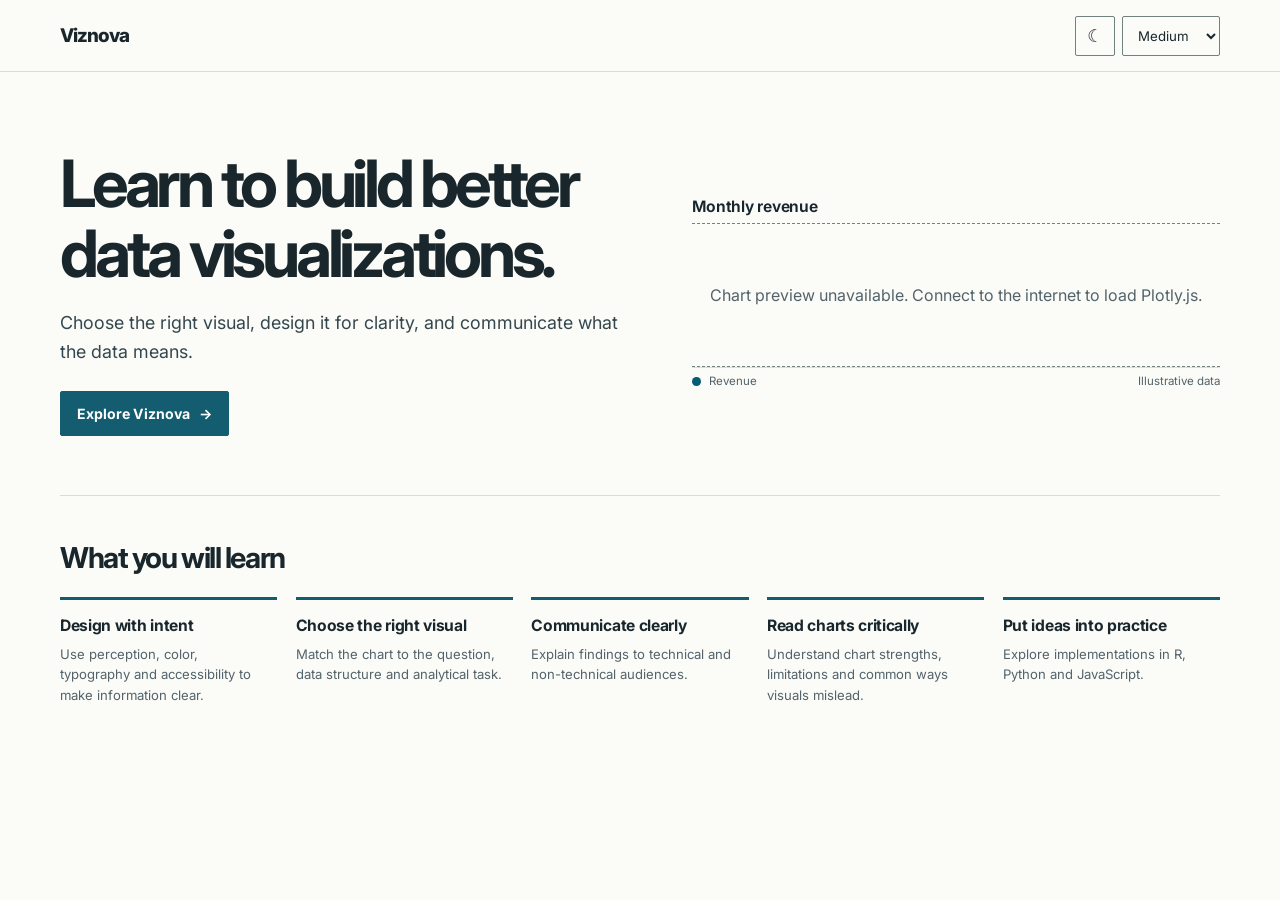
<file: index.html>
<!doctype html>
<html lang="en" data-theme="light" data-font-scale="medium">
<head>
<meta charset="utf-8">
<meta name="viewport" content="width=device-width, initial-scale=1">
<meta name="description" content="Learn to choose, design and communicate effective data visualizations.">
<title>Viznova | Better data visualization</title>
<link rel="preconnect" href="https://fonts.googleapis.com">
<link rel="preconnect" href="https://fonts.gstatic.com" crossorigin>
<link href="https://fonts.googleapis.com/css2?family=Inter:wght@400;500;600;700;800&display=swap" rel="stylesheet">
<link rel="stylesheet" href="assets/css/styles.css?v=20261116-6">
<script src="https://cdn.plot.ly/plotly-4.2.0.min.js" defer></script>
<script src="assets/js/preferences.js?v=20261116-6" defer></script>
<script src="assets/js/landing.js?v=20261116-6" defer></script>
</head>
<body class="landing-body">
<a class="skip-link" href="#main-content">Skip to content</a>
<header class="site-header">
  <a class="brand" href="index.html" aria-label="Viznova home">Viznova</a>
  <div class="display-controls" aria-label="Display preferences">
    <button class="icon-button" type="button" data-theme-toggle aria-label="Switch to dark mode"><span data-theme-icon aria-hidden="true">☾</span></button>
    <label class="sr-only" for="font-scale">Text size</label>
    <select id="font-scale" class="font-select" data-font-scale aria-label="Text size">
      <option value="small">Small</option><option value="medium" selected>Medium</option><option value="large">Large</option>
    </select>
  </div>
</header>

<main id="main-content">
  <section class="hero shell">
    <div class="hero-copy">
      <h1>Learn to build better data visualizations.</h1>
      <p class="hero-lede">Choose the right visual, design it for clarity, and communicate what the data means.</p>
      <div class="hero-actions"><a class="button button-primary" href="learn.html">Explore Viznova <span aria-hidden="true">→</span></a></div>
    </div>
    <div class="hero-visual">
      <div class="visual-window">
        <div class="visual-window-top"><p>Monthly revenue</p></div>
        <div id="landing-chart" class="landing-chart" role="img" aria-label="Illustrative line chart showing revenue rising over six months, with a small decline in April."></div>
        <div class="visual-window-foot"><span class="legend-dot"></span><span>Revenue</span><span class="visual-window-note">Illustrative data</span></div>
      </div>
    </div>
  </section>

  <section class="section shell learning-pillars" aria-labelledby="learn-heading">
    <div class="section-heading">
      <div><h2 id="learn-heading">What you will learn</h2></div>
    </div>
    <div class="learning-cards">
      <article class="learning-card"><h3>Design with intent</h3><p>Use perception, color, typography and accessibility to make information clear.</p></article>
      <article class="learning-card"><h3>Choose the right visual</h3><p>Match the chart to the question, data structure and analytical task.</p></article>
      <article class="learning-card"><h3>Communicate clearly</h3><p>Explain findings to technical and non-technical audiences.</p></article>
      <article class="learning-card"><h3>Read charts critically</h3><p>Understand chart strengths, limitations and common ways visuals mislead.</p></article>
      <article class="learning-card"><h3>Put ideas into practice</h3><p>Explore implementations in R, Python and JavaScript.</p></article>
    </div>
  </section>
</main>
</body>
</html>
</file>
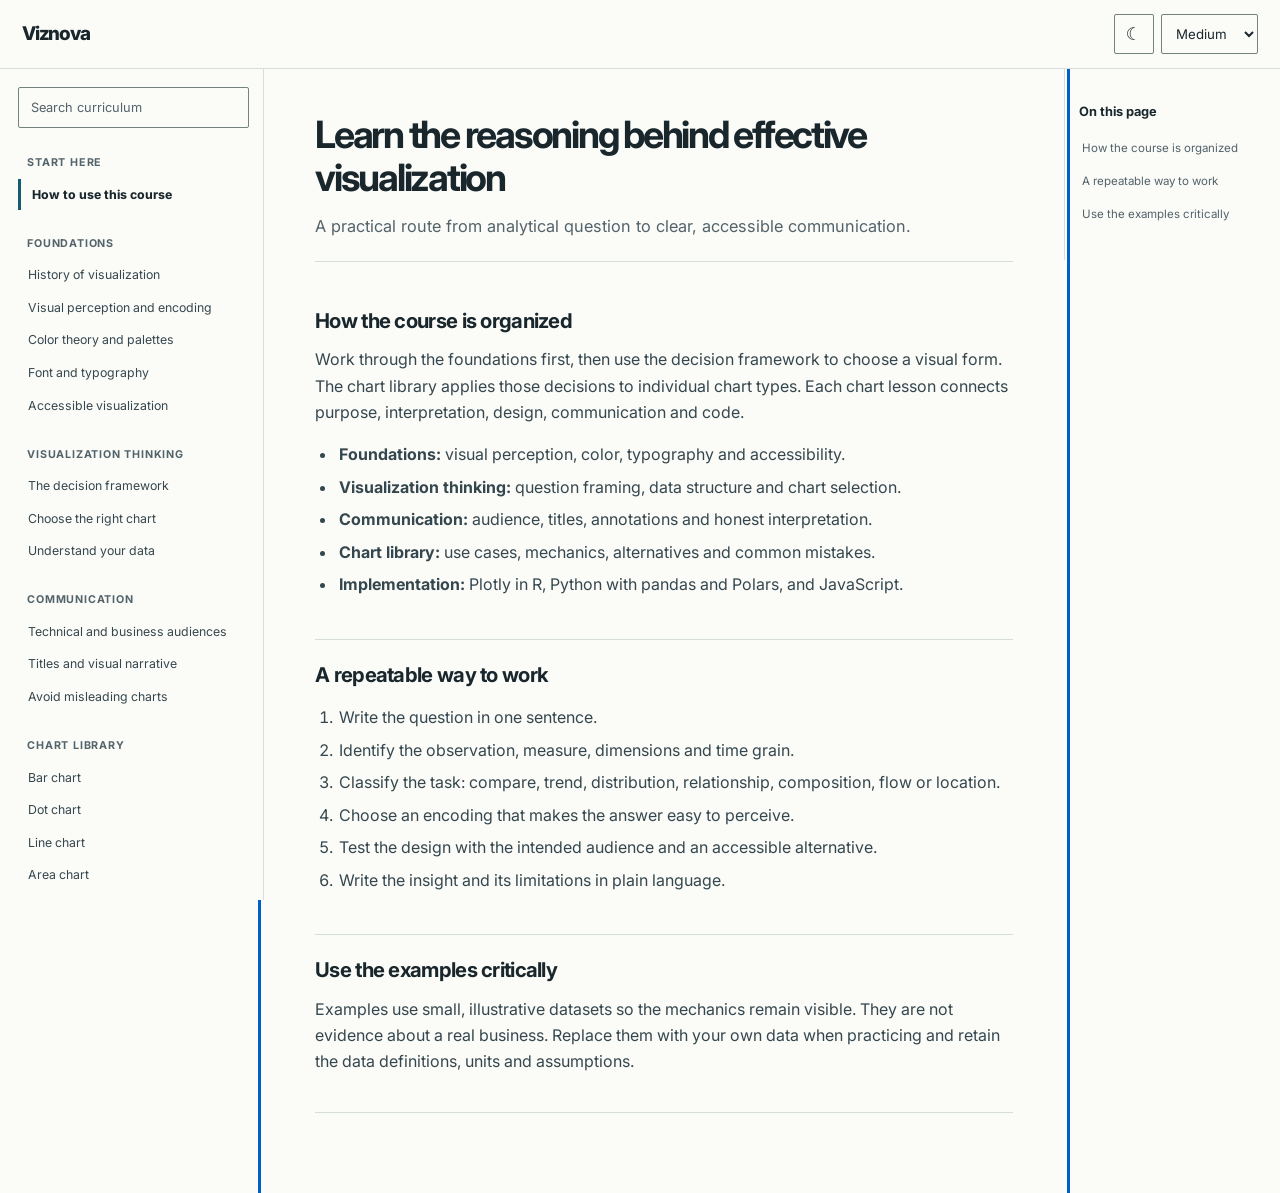
<file: learn.html>
<!doctype html>
<html lang="en" data-theme="light" data-font-scale="medium">
<head>
<meta charset="utf-8">
<meta name="viewport" content="width=device-width, initial-scale=1">
<meta name="description" content="Learn visualization foundations, chart selection, communication and implementation.">
<title>Viznova | Data visualization learning</title>
<link rel="preconnect" href="https://fonts.googleapis.com">
<link rel="preconnect" href="https://fonts.gstatic.com" crossorigin>
<link href="https://fonts.googleapis.com/css2?family=Inter:wght@400;500;600;700;800&display=swap" rel="stylesheet">
<link rel="stylesheet" href="assets/css/styles.css?v=20261116-6">
<script src="https://cdn.plot.ly/plotly-4.2.0.min.js" defer></script>
<script src="assets/js/preferences.js?v=20261116-6" defer></script>

</head>
<body class="learning-body">
<a class="skip-link" href="#lesson-main">Skip to lesson content</a>
<header class="app-header">
  <a class="brand" href="index.html" aria-label="Viznova home">Viznova</a>
  <span id="header-current-section" class="sr-only" aria-live="polite"></span>
  <div class="display-controls" aria-label="Display preferences">
    <button class="icon-button" type="button" data-theme-toggle aria-label="Switch to dark mode"><span data-theme-icon aria-hidden="true">☾</span></button>
    <label class="sr-only" for="font-scale-app">Text size</label>
    <select id="font-scale-app" class="font-select" data-font-scale aria-label="Text size"><option value="small">Small</option><option value="medium" selected>Medium</option><option value="large">Large</option></select>
  </div>
</header>
<div class="app-layout">
  <aside class="sidebar" aria-label="Curriculum navigation">
    <div class="sidebar-top">
      <label class="sr-only" for="lesson-search">Search lessons</label>
      <input id="lesson-search" class="lesson-search" type="search" placeholder="Search curriculum" autocomplete="off">
    </div>
    <nav id="course-nav" class="course-nav" aria-label="Curriculum"></nav>
  </aside>
  <main id="lesson-main" class="lesson-main" tabindex="-1"><div id="lesson-content"><section class="module-status" id="module-status" role="status" aria-live="polite"><h1>Loading learning content</h1><p>Viznova is preparing the curriculum and interactive chart lessons.</p></section></div></main>
  <aside class="lesson-outline" aria-label="On this page"><h2>On this page</h2><nav id="lesson-outline-links"></nav></aside>
</div>
<div id="app-announcer" class="sr-only" aria-live="polite" aria-atomic="true"></div>
<script type="module">
  import('./assets/js/app.js?v=20261116-6').catch((error) => {
    const host = document.getElementById('lesson-content');
    if (!host) return;
    const section = document.createElement('section');
    section.className = 'module-status module-error';
    section.setAttribute('role', 'alert');
    const heading = document.createElement('h1');
    const message = document.createElement('p');
    const action = document.createElement('p');
    heading.textContent = 'Viznova could not open the learning area';
    message.textContent = 'Refresh this page to try again.';
    if (location.protocol === 'file:') {
      action.textContent = 'Start Viznova with the included start-viznova.command file, or run python3 -m http.server 8000 from the extracted application folder and open http://localhost:8000/learn.html.';
    } else {
      action.textContent = 'If the problem continues, stop the local server, start it again from the newly extracted Viznova folder, and reload this page.';
    }
    section.append(heading, message, action);
    host.replaceChildren(section);
    console.error('Viznova learning application initialization failed:', error);
  });
</script>
</body>
</html>
</file>
<file: assets/css/styles.css>
:root { color-scheme: light; --display-control-height:2.5rem; --font-scale:1; --bg:#f6f8fa; --surface:#ffffff; --surface-raised:#ffffff; --surface-muted:#eef2f5; --text:#1c2733; --text-muted:#596879; --text-soft:#445365; --border:#d5dde5; --border-strong:#768596; --accent:#174e73; --accent-hover:#103b59; --accent-ink:#ffffff; --link:#145c8a; --focus:#075fcc; --code-bg:#f0f3f6; --code-text:#243447; --shadow:0 18px 48px rgba(28,39,51,.08); --font-family:Inter,system-ui,-apple-system,BlinkMacSystemFont,"Segoe UI",sans-serif; }
:root[data-theme="dark"] { color-scheme:dark; --bg:#101720; --surface:#17212d; --surface-raised:#1d2937; --surface-muted:#222f3e; --text:#edf2f7; --text-muted:#bac7d5; --text-soft:#d0dae4; --border:#39495a; --border-strong:#687b8f; --accent:#b8ddf8; --accent-hover:#d2eaff; --accent-ink:#102334; --link:#a9d8f5; --focus:#91d5e4; --code-bg:#111b26; --code-text:#e6edf5; --shadow:0 18px 48px rgba(0,0,0,.24); }
* { box-sizing:border-box; }
html { font-size:calc(16px * var(--font-scale)); scroll-behavior:smooth; }
body { margin:0; background:var(--bg); color:var(--text); font-family:var(--font-family); font-size:1rem; line-height:1.65; -webkit-font-smoothing:antialiased; }
button,input,select,textarea { font:inherit; }
a { color:var(--link); text-decoration-thickness:.08em; text-underline-offset:.18em; }
a:hover { text-decoration-thickness:.14em; }
button { color:inherit; }
:focus-visible { outline:3px solid var(--focus); outline-offset:3px; }
::selection { background:var(--accent); color:var(--accent-ink); }
.skip-link { position:absolute; left:1rem; top:-5rem; z-index:1000; padding:.75rem 1rem; background:var(--surface); color:var(--text); border:2px solid var(--focus); border-radius:.4rem; }
.skip-link:focus { top:1rem; }
.sr-only { position:absolute!important; width:1px!important; height:1px!important; padding:0!important; margin:-1px!important; overflow:hidden!important; clip:rect(0,0,0,0)!important; white-space:nowrap!important; border:0!important; }
.shell { width:min(1160px,calc(100% - 3rem)); margin-inline:auto; }
.site-header { min-height:4.6rem; display:flex; align-items:center; gap:2rem; padding:.75rem max(1.5rem,calc((100vw - 1160px)/2)); border-bottom:1px solid var(--border); background:var(--surface); }
.brand { color:var(--text); text-decoration:none; display:inline-flex; align-items:center; gap:0; font-size:1.04rem; font-weight:800; letter-spacing:-.035em; white-space:nowrap; }
.display-controls { display:flex; align-items:center; gap:.55rem; }
.icon-button { display:grid; place-items:center; box-sizing:border-box; flex:0 0 var(--display-control-height); width:var(--display-control-height); height:var(--display-control-height); min-height:var(--display-control-height); padding:0; line-height:1; border:1px solid var(--border-strong); border-radius:.5rem; background:var(--surface); color:var(--text); cursor:pointer; font-size:1.1rem; }
.font-select { box-sizing:border-box; height:var(--display-control-height); min-height:var(--display-control-height); min-width:6.1rem; padding:0 .65rem; line-height:1.2; border:1px solid var(--border-strong); border-radius:.5rem; color:var(--text); background:var(--surface); font-size:.83rem; }
.button { display:inline-flex; align-items:center; justify-content:center; gap:.55rem; min-height:2.8rem; padding:.62rem 1rem; border:1px solid transparent; border-radius:.45rem; text-decoration:none; cursor:pointer; font-weight:700; font-size:.88rem; transition:background .15s ease,border-color .15s ease,transform .15s ease; }
.button:hover { transform:translateY(-1px); text-decoration:none; }
.button-primary { background:var(--accent); color:var(--accent-ink); border-color:var(--accent); }
.button-primary:hover { background:var(--accent-hover); border-color:var(--accent-hover); color:var(--accent-ink); }
.button-secondary { background:var(--surface); color:var(--text); border-color:var(--border-strong); }
.hero { display:grid; grid-template-columns:minmax(0,1.02fr) minmax(360px,.98fr); gap:4rem; align-items:center; padding-block:5.5rem 4.8rem; }
.hero h1 { margin:0 0 1.2rem; max-width:15ch; font-size:clamp(2.4rem,calc(5.1vw * var(--font-scale)),4.4rem); line-height:1.08; letter-spacing:-.06em; font-weight:750; }
.hero-lede { max-width:39rem; color:var(--text-soft); font-size:1.17rem; line-height:1.6; margin:0 0 .85rem; }
.hero-detail { margin:0; color:var(--text-muted); font-size:.96rem; }
.hero-actions { display:flex; flex-wrap:wrap; gap:1.3rem; align-items:center; margin-top:1.8rem; }
.text-link { font-size:.9rem; font-weight:650; }
.hero-facts { display:flex; flex-wrap:wrap; gap:.65rem 1.2rem; margin-top:2.25rem; color:var(--text-muted); font-size:.78rem; }
.hero-facts span:before { content:""; display:inline-block; width:.4rem; height:.4rem; border-radius:50%; background:var(--accent); margin:0 .5rem .08rem 0; }
.hero-visual { position:relative; min-width:0; }
.visual-window { border:1px solid var(--border); background:var(--surface); padding:1rem 1.1rem .85rem; border-radius:.85rem; box-shadow:var(--shadow); }
.visual-window-top { display:flex; align-items:center; gap:.38rem; border-bottom:1px solid var(--border); padding-bottom:.7rem; }
.visual-window-top i { width:.52rem; height:.52rem; border-radius:50%; background:var(--border-strong); }
.visual-window-top p { margin:0 0 0 .6rem; color:var(--text-soft); font-size:.76rem; font-weight:650; }
.landing-chart { width:100%; min-height:250px; }
.visual-window-foot { display:flex; align-items:center; gap:.5rem; color:var(--text-muted); font-size:.72rem; }
.legend-dot { width:.55rem; height:.55rem; border-radius:50%; background:var(--link); }
.visual-window-note { margin-left:auto; }
.visual-note { position:relative; width:max-content; max-width:90%; margin:-.35rem 0 0 auto; padding:.85rem 1rem; border:1px solid var(--border); border-radius:.55rem; background:var(--surface-raised); box-shadow:var(--shadow); display:grid; gap:.15rem; font-size:.77rem; }
.visual-note span { color:var(--text-muted); }
.proof-strip { display:flex; align-items:center; justify-content:center; flex-wrap:wrap; gap:1rem; padding:1.15rem 0; border-top:1px solid var(--border); border-bottom:1px solid var(--border); color:var(--text-muted); font-size:.78rem; font-weight:650; }
.proof-strip b { color:var(--border-strong); }
.section { padding-block:5rem; }
.section-heading { display:flex; align-items:end; justify-content:space-between; gap:2rem; margin-bottom:2rem; }
.section-heading h2,.feature-band h2,.final-cta h2 { margin:0; font-size:clamp(1.7rem,calc(3vw * var(--font-scale)),2.4rem); line-height:1.2; letter-spacing:-.045em; }
.section-heading p,.feature-band p,.final-cta p { margin:.65rem 0 0; max-width:48rem; color:var(--text-muted); }
.feature-band { background:var(--surface-muted); border-block:1px solid var(--border); padding:4.5rem 0; }
.feature-band-inner { display:grid; grid-template-columns:1fr .8fr; gap:4rem; align-items:center; }
.feature-band .button { margin-top:1.45rem; }
.learning-sequence { display:grid; gap:.9rem; }
.learning-sequence>div { display:flex; gap:.9rem; align-items:center; padding:.85rem 1rem; border:1px solid var(--border); border-radius:.55rem; background:var(--surface); }
.learning-sequence b { display:grid; place-items:center; width:2rem; height:2rem; border-radius:.45rem; background:var(--surface-muted); font-size:.86rem; }
.learning-sequence span { display:grid; gap:.1rem; }
.learning-sequence strong { font-size:.88rem; }
.learning-sequence small { color:var(--text-muted); font-size:.75rem; }
.language-section { padding-block:3.5rem; }
.language-list { display:flex; flex-wrap:wrap; gap:.7rem; margin-top:1.5rem; }
.language-list span { border:1px solid var(--border-strong); border-radius:.45rem; padding:.65rem 1rem; background:var(--surface); font-size:.84rem; font-weight:650; }
.final-cta { padding-block:4rem; text-align:center; border-top:1px solid var(--border); }
.final-cta p { margin:.75rem auto 1.3rem; }

/* Learning application */
.learning-body { min-height:100vh; }
.app-header { height:4.3rem; display:flex; align-items:center; gap:1.5rem; padding:0 1.35rem; border-bottom:1px solid var(--border); background:var(--surface); position:sticky; top:0; z-index:50; }
.app-header .display-controls { margin-left:auto; }
.app-layout { display:grid; grid-template-columns:16.5rem minmax(0,1fr) 13.5rem; align-items:start; gap:0; max-width:1600px; margin-inline:auto; }
.sidebar { position:sticky; top:4.3rem; height:calc(100vh - 4.3rem); overflow:auto; padding:1.15rem .9rem 1.5rem 1.15rem; border-right:1px solid var(--border); background:var(--surface); }
.sidebar-top { display:grid; gap:.8rem; margin-bottom:1.2rem; }
.lesson-search { width:100%; min-height:2.55rem; border:1px solid var(--border-strong); border-radius:.4rem; padding:.55rem .7rem; color:var(--text); background:var(--bg); font-size:.8rem; }
.nav-group { margin:1rem 0 1.2rem; }
.nav-group h2 { margin:0 0 .35rem; padding:.2rem .55rem; font-size:.68rem; line-height:1.4; letter-spacing:.055em; text-transform:uppercase; color:var(--text-muted); }
.nav-link { display:block; padding:.43rem .55rem; margin:.08rem 0; border-radius:.35rem; color:var(--text-soft); text-decoration:none; font-size:.77rem; line-height:1.45; }
.nav-link:hover { background:var(--surface-muted); color:var(--text); text-decoration:none; }
.nav-link.is-active { color:var(--text); background:var(--surface-muted); box-shadow:inset 3px 0 0 var(--accent); font-weight:700; }
.lesson-main { min-width:0; padding:2.4rem clamp(1.4rem,4vw,4rem) 5rem; }
.lesson-article { max-width:850px; margin:0 auto; }
.lesson-header { padding-bottom:1.5rem; border-bottom:1px solid var(--border); margin-bottom:1.5rem; }
.lesson-header h1 { margin:0; font-size:2.25rem; line-height:1.16; letter-spacing:-.05em; }
.lesson-summary { max-width:48rem; margin:.8rem 0 0; color:var(--text-muted); font-size:1.08rem; }
.lesson-section { padding:1.45rem 0 1.7rem; border-bottom:1px solid var(--border); scroll-margin-top:6rem; }
.lesson-section h2 { margin:0 0 .75rem; font-size:1.27rem; line-height:1.3; letter-spacing:-.025em; }
.lesson-section h3 { margin:.2rem 0 .45rem; font-size:1rem; }
.lesson-section p { margin:.55rem 0 .8rem; color:var(--text-soft); }
.lesson-section li { color:var(--text-soft); padding-left:.15rem; margin:.38rem 0; }
.lesson-section ul,.lesson-section ol { padding-left:1.35rem; }
.lesson-section code:not(pre code) { background:var(--code-bg); border:1px solid var(--border); padding:.08rem .28rem; border-radius:.22rem; color:var(--code-text); font-size:.9em; }
.lesson-section a { font-weight:600; }
.lesson-outline { position:sticky; top:4.3rem; padding:2rem .85rem; max-height:calc(100vh - 4.3rem); overflow:auto; border-left:1px solid var(--border); }
.lesson-outline h2 { margin:0 0 .8rem; font-size:.8rem; }
.lesson-outline nav { display:grid; gap:.45rem; }
.lesson-outline nav a { color:var(--text-muted); text-decoration:none; font-size:.72rem; line-height:1.45; }
.lesson-outline nav a:hover { color:var(--link); text-decoration:underline; }
.accessibility-note { margin-top:1.6rem; padding:.85rem; background:var(--surface-muted); border-radius:.45rem; font-size:.7rem; }
.accessibility-note p { margin:.35rem 0 0; color:var(--text-muted); }
.chart-lesson-preview { margin:1.3rem 0 1.8rem; padding:1rem; border:1px solid var(--border); border-radius:.55rem; background:var(--surface); }
.lesson-chart { min-height:330px; width:100%; }
.chart-alt-note,.small-note { color:var(--text-muted)!important; font-size:.76rem; }
.history-list { display:grid; gap:.9rem; }
.history-list article { display:grid; grid-template-columns:4.2rem 1fr; gap:1rem; padding:.85rem; border:1px solid var(--border); border-radius:.45rem; background:var(--surface); }
.history-date { font-weight:750; font-size:.83rem; color:var(--link); }
.history-list p { margin:.2rem 0 0; }
.encoding-table { display:grid; grid-template-columns:repeat(2,minmax(0,1fr)); gap:.6rem; }
.encoding-table>div,.title-examples>div { display:grid; gap:.15rem; padding:.75rem; border:1px solid var(--border); border-radius:.4rem; background:var(--surface); }
.encoding-table span { color:var(--text-muted); font-size:.83rem; }
.audience-comparison { display:grid; grid-template-columns:repeat(2,minmax(0,1fr)); gap:.8rem; }
.audience-comparison article { padding:1rem; border:1px solid var(--border); border-radius:.5rem; background:var(--surface); }
.audience-comparison p { font-size:.9rem; }
.audience-example { padding:.8rem; border-left:3px solid var(--accent); background:var(--surface-muted); }
.title-examples { display:grid; grid-template-columns:repeat(2,minmax(0,1fr)); gap:.7rem; }
.title-examples small { color:var(--text-muted); }
.checklist { display:grid; gap:.65rem; }
.checklist label { display:flex; align-items:flex-start; gap:.6rem; color:var(--text-soft); }
.checklist input { width:1.1rem; height:1.1rem; margin-top:.3rem; accent-color:var(--accent); }
.code-panel { overflow:hidden; border:1px solid var(--border); border-radius:.5rem; background:var(--code-bg); }
.code-toolbar { display:flex; justify-content:space-between; align-items:center; flex-wrap:wrap; gap:.5rem; padding:.55rem; border-bottom:1px solid var(--border); }
.code-tabs { display:flex; flex-wrap:wrap; gap:.25rem; }
.code-tab,.copy-button { border:1px solid transparent; border-radius:.3rem; padding:.43rem .6rem; color:var(--text-muted); background:transparent; font-size:.72rem; font-weight:650; cursor:pointer; }
.code-tab.is-active { color:var(--text); background:var(--surface); border-color:var(--border); }
.copy-button { border-color:var(--border-strong); color:var(--text); }
.code-panel pre { margin:0; padding:1rem; max-width:100%; overflow:auto; color:var(--code-text); font: .78rem/1.65 ui-monospace,SFMono-Regular,Menlo,Consolas,monospace; tab-size:2; }
.code-panel pre code { font:inherit; white-space:pre; }
.table-scroll { max-width:100%; overflow:auto; border:1px solid var(--border); border-radius:.4rem; }
table { width:100%; border-collapse:collapse; background:var(--surface); font-size:.84rem; }
caption { text-align:left; padding:.65rem .75rem; font-weight:700; color:var(--text); }
th,td { padding:.55rem .7rem; text-align:left; border-top:1px solid var(--border); }
th { background:var(--surface-muted); color:var(--text); font-weight:700; }
td { color:var(--text-soft); }
.upload-panel { padding:1rem; border:1px dashed var(--border-strong); border-radius:.5rem; background:var(--surface); }
.upload-label { display:inline-block; cursor:pointer; border:1px solid var(--border-strong); border-radius:.4rem; padding:.55rem .8rem; font-weight:700; font-size:.82rem; }
.upload-panel input[type=file] { display:block; margin-top:.8rem; max-width:100%; font-size:.78rem; }
.dataset-controls { display:flex; flex-wrap:wrap; align-items:end; gap:.7rem; margin-top:1rem; }
.dataset-controls>div { display:grid; gap:.2rem; }
.dataset-controls label { font-size:.75rem; font-weight:650; }
.dataset-controls select { min-height:2.4rem; max-width:100%; padding:.35rem .5rem; border:1px solid var(--border-strong); border-radius:.35rem; color:var(--text); background:var(--surface); }
.uploaded-preview { margin-top:1rem; }
.uploaded-chart { min-height:320px; width:100%; margin-top:1rem; }

@media (max-width:1100px) {
  .app-layout { grid-template-columns:14.5rem minmax(0,1fr); }
  .lesson-outline { display:none; }
  .hero { gap:2rem; }
}
@media (max-width:780px) {
  .site-header { flex-wrap:wrap; gap:.7rem 1rem; padding:.7rem 1rem; }
  .site-header .display-controls { margin-left:auto; }
  .hero { grid-template-columns:1fr; padding-block:3.3rem; }
  .hero h1 { max-width:18ch; }
  .hero-visual { max-width:40rem; }
  .feature-band-inner { grid-template-columns:1fr; gap:2rem; }
  .app-header { padding-inline:.9rem; }
  .app-layout { display:block; }
  .sidebar { position:relative; top:auto; height:auto; max-height:15rem; border-right:0; border-bottom:1px solid var(--border); padding:.7rem .9rem; }
  .sidebar-top { grid-template-columns:auto minmax(0,1fr); align-items:center; gap:.8rem; margin-bottom:.55rem; }
  .course-nav { display:flex; gap:1rem; overflow:auto; padding-bottom:.3rem; }
  .nav-group { min-width:max-content; margin:.25rem 0; }
  .nav-group h2 { padding:0 .5rem; }
  .nav-link { display:inline-block; white-space:nowrap; }
  .lesson-main { padding:1.6rem 1rem 4rem; }
  .lesson-header h1 { font-size:1.8rem; }
}
@media (max-width:520px) {
  .shell { width:calc(100% - 2rem); }
  .section { padding-block:3.4rem; }
  .section-heading { display:block; }
  .section-heading>.text-link { display:inline-block; margin-top:.8rem; }
  .proof-strip { gap:.55rem; font-size:.68rem; }
  .encoding-table,.audience-comparison,.title-examples { grid-template-columns:1fr; }
  .lesson-chart { min-height:280px; }
  .chart-lesson-preview { padding:.5rem; }
}
@media (prefers-reduced-motion:reduce) { *,*::before,*::after { scroll-behavior:auto!important; transition:none!important; animation:none!important; } }

/* Simplified landing page */
@media (max-width:780px) {
}
@media (max-width:520px) {
}

/* Chart preview controls and accessible data alternatives */
.chart-preview-heading,.uploaded-chart-heading {
  display:flex;
  align-items:flex-start;
  justify-content:space-between;
  gap:1rem;
  margin-bottom:.55rem;
}
.chart-preview-heading h2 { margin:0; font-size:1rem; line-height:1.35; }
.chart-preview-heading p { margin:.25rem 0 0; color:var(--text-muted); font-size:.78rem; }
.chart-preview-heading .copy-button,.uploaded-chart-heading .copy-button { flex:0 0 auto; }
.chart-fallback {
  display:flex;
  align-items:center;
  justify-content:center;
  min-height:9rem;
  padding:1.2rem;
  border:1px dashed var(--border-strong);
  border-radius:.4rem;
  color:var(--text-muted);
  background:var(--surface-muted);
  text-align:center;
}
.uploaded-chart-heading { margin-top:1rem; }
.uploaded-chart-heading p { margin:0; }
.uploaded-data-table { margin-top:1rem; }
.uploaded-data-table:empty { display:none; }
.nav-empty { padding:.6rem .55rem; color:var(--text-muted); font-size:.78rem; }
@media (max-width:520px) {
  .chart-preview-heading,.uploaded-chart-heading { align-items:flex-start; flex-direction:column; }
  .chart-preview-heading .copy-button,.uploaded-chart-heading .copy-button { width:100%; }
}


/* Dataset lab controls */
.upload-actions { display:flex; flex-wrap:wrap; align-items:center; gap:.7rem; }
.upload-actions .inline-link { font-size:.82rem; font-weight:650; }
.upload-actions .button { min-height:2.55rem; }
#load-sample-dataset:disabled { opacity:.65; cursor:wait; }
[hidden] { display:none!important; }
@media (max-width:520px) { .upload-actions { align-items:stretch; flex-direction:column; } .upload-actions>* { width:100%; } }

/* Keep primary navigation and lesson controls usable at every font scale. */
.lesson-outline nav a,
.nav-link,
.code-tab,
.copy-button {
  min-height:24px;
}
.lesson-outline nav a {
  display:inline-flex;
  align-items:center;
  padding:.3rem .2rem;
}
.nav-link {
  display:flex;
  align-items:center;
}
.code-tab,
.copy-button {
  display:inline-flex;
  align-items:center;
  justify-content:center;
}
.code-tab:focus-visible,
.copy-button:focus-visible,
.icon-button:focus-visible,
.button:focus-visible,
.font-select:focus-visible {
  outline:3px solid var(--focus);
  outline-offset:2px;
}

input::placeholder,textarea::placeholder { color:var(--text-muted); opacity:1; }

/* Interactive chart exploration controls */
.chart-controls {
  margin:.85rem 0 .35rem;
  padding:.8rem;
  border:1px solid var(--border);
  border-radius:.45rem;
  background:var(--surface-muted);
}
.chart-controls-heading {
  display:flex;
  align-items:flex-start;
  justify-content:space-between;
  flex-wrap:wrap;
  gap:.65rem 1rem;
  margin-bottom:.7rem;
}
.chart-controls-heading h3 { margin:0; font-size:.86rem; }
.chart-controls-heading p { margin:.12rem 0 0; color:var(--text-muted); font-size:.74rem; }
.chart-control-grid {
  display:grid;
  grid-template-columns:repeat(auto-fit,minmax(min(100%,12rem),1fr));
  gap:.65rem .9rem;
}
.chart-control {
  display:grid;
  align-content:start;
  gap:.3rem;
  min-width:0;
  color:var(--text-soft);
  font-size:.76rem;
  font-weight:650;
}
.chart-control>span { display:flex; align-items:center; justify-content:space-between; gap:.45rem; }
.chart-control output { color:var(--text-muted); font-variant-numeric:tabular-nums; font-weight:500; }
.chart-control select {
  width:100%;
  min-height:2.45rem;
  padding:.45rem .55rem;
  border:1px solid var(--border-strong);
  border-radius:.35rem;
  background:var(--surface);
  color:var(--text);
  font:inherit;
}
.chart-control input[type="range"] { width:100%; min-height:2.45rem; accent-color:var(--accent); cursor:pointer; }
.chart-control-check {
  display:flex;
  align-items:center;
  gap:.55rem;
  min-height:2.45rem;
}
.chart-control-check input { width:1.1rem; height:1.1rem; flex:0 0 auto; accent-color:var(--accent); }
.chart-control select:focus-visible,
.chart-control input:focus-visible,
.chart-controls button:focus-visible {
  outline:3px solid var(--focus);
  outline-offset:2px;
}
@media (max-width:520px) {
  .chart-controls { padding:.65rem; }
  .chart-controls-heading { align-items:stretch; }
  .chart-controls-heading button { width:100%; }
  .chart-control-grid { grid-template-columns:1fr; }
}

/* Viznova visual system: editorial, low-chrome, content-first. */
:root {
  --bg:#fbfbf8;
  --surface:#ffffff;
  --surface-raised:#ffffff;
  --surface-muted:#f0f3f0;
  --text:#19272d;
  --text-muted:#53636a;
  --text-soft:#35474e;
  --border:#d5dedb;
  --border-strong:#71827f;
  --accent:#145d70;
  --accent-hover:#0c4857;
  --accent-ink:#ffffff;
  --link:#075c75;
  --focus:#005fcc;
  --code-bg:#f0f3f1;
  --code-text:#203238;
  --shadow:none;
}
:root[data-theme="dark"] {
  --bg:#111b20;
  --surface:#18272d;
  --surface-raised:#1d3037;
  --surface-muted:#21353c;
  --text:#edf3f1;
  --text-muted:#bdcccd;
  --text-soft:#d6e0df;
  --border:#354b51;
  --border-strong:#81989a;
  --accent:#91d5e4;
  --accent-hover:#b5e7ee;
  --accent-ink:#10272e;
  --link:#9bdce8;
  --focus:#91d5e4;
  --code-bg:#101a20;
  --code-text:#e4eeec;
  --shadow:none;
}

.brand { gap:0; font-size:1.18rem; letter-spacing:-.055em; font-weight:800; }
.site-header { min-height:4.5rem; justify-content:space-between; border-bottom:1px solid var(--border); background:var(--bg); }
.display-controls { gap:.45rem; }
.icon-button,.font-select { border-radius:2px; box-shadow:none; }
.icon-button { background:transparent; }
.font-select { background:transparent; }
.button { border-radius:2px; box-shadow:none; }
.button:hover { transform:none; }

.hero { grid-template-columns:minmax(0,1.03fr) minmax(360px,.97fr); gap:4.5rem; padding-block:4.8rem 3.7rem; }
.hero h1 { max-width:14ch; font-weight:700; letter-spacing:-.065em; }
.hero-lede { max-width:36rem; color:var(--text-soft); font-size:1.12rem; }
.hero-actions { margin-top:1.55rem; }
.visual-window { border:0; background:transparent; padding:0; border-radius:0; box-shadow:none; }
.visual-window-top { border:0; padding:0; margin-bottom:.2rem; }
.visual-window-top i { display:none; }
.visual-window-top p { margin:0; font-size:.98rem; color:var(--text); font-weight:650; letter-spacing:-.015em; }
.landing-chart { min-height:255px; }
.visual-window-foot { padding-top:.25rem; border-top:1px solid var(--border); }

.learning-pillars { padding-block:2.8rem 4.8rem; border-top:1px solid var(--border); }
.learning-pillars .section-heading { margin-bottom:1.35rem; }
.learning-pillars .section-heading h2 { margin:0; font-size:1.8rem; font-weight:700; letter-spacing:-.05em; }
.learning-cards { display:grid; grid-template-columns:repeat(5,minmax(0,1fr)); gap:1.15rem; align-items:stretch; }
.learning-card { min-width:0; min-height:8.6rem; padding:1rem .7rem 0 0; border:0; border-top:3px solid var(--accent); border-radius:0; background:transparent; box-shadow:none; }
.learning-card h3 { margin:0 0 .45rem; font-size:.98rem; font-weight:700; line-height:1.3; letter-spacing:-.02em; }
.learning-card p { margin:0; color:var(--text-muted); font-size:.82rem; line-height:1.55; }

/* Learning application: remove decorative containers and use clear editorial structure. */
.app-header { background:var(--bg); border-bottom:1px solid var(--border); box-shadow:none; }
.app-layout { background:var(--bg); }
.sidebar { background:var(--bg); border-right:1px solid var(--border); }
.sidebar-top { margin-bottom:1.5rem; }
.lesson-search { border-radius:2px; background:transparent; }
.nav-group { margin:1.15rem 0 1.4rem; }
.nav-group h2 { font-size:.67rem; letter-spacing:.075em; font-weight:700; }
.nav-link { border-radius:0; padding:.42rem .6rem; -webkit-tap-highlight-color:transparent; }
.nav-link:hover { background:transparent; color:var(--link); text-decoration:underline; }
.nav-link.is-active { color:var(--text); background:transparent; box-shadow:inset 3px 0 0 var(--accent); padding-left:.85rem; font-weight:750; }
.lesson-main { padding-top:2.75rem; }
.lesson-header { padding-bottom:1.35rem; margin-bottom:1.45rem; }
.lesson-header h1 { max-width:28ch; font-size:2.35rem; font-weight:700; letter-spacing:-.06em; }
.lesson-summary { max-width:54rem; font-size:1.02rem; }
.lesson-section { padding:1.4rem 0 1.55rem; border-bottom:1px solid var(--border); }
.lesson-section h2 { font-weight:700; letter-spacing:-.035em; }
.lesson-section h3 { font-weight:700; }
.lesson-outline { border-left:1px solid var(--border); }
.lesson-outline h2 { font-weight:700; }
.lesson-outline nav a { text-decoration:none; }
.lesson-outline nav a:hover { text-decoration:underline; }
.accessibility-note { padding:.75rem 0 0; margin-top:1.4rem; border-top:1px solid var(--border); border-radius:0; background:transparent; }

.chart-lesson-preview { margin:1.5rem 0 1.8rem; padding:1.25rem 0; border:0; border-block:1px solid var(--border); border-radius:0; background:transparent; }
.chart-preview-heading h2 { font-size:1.12rem; font-weight:700; }
.chart-preview-heading p { max-width:54rem; font-size:.82rem; }
.chart-controls { margin:1rem 0 .45rem; padding:.85rem 0; border:0; border-block:1px solid var(--border); border-radius:0; background:transparent; }
.chart-controls-heading { margin-bottom:.8rem; }
.chart-control select { border-radius:2px; background:transparent; }
.chart-fallback { min-height:9rem; padding:1rem 0; border:0; border-block:1px dashed var(--border-strong); border-radius:0; background:transparent; }

.history-list { gap:0; }
.history-list article { grid-template-columns:4.2rem 1fr; padding:1rem 0; border:0; border-bottom:1px solid var(--border); border-radius:0; background:transparent; }
.history-list article:first-child { border-top:1px solid var(--border); }
.encoding-table,.title-examples { gap:0 1.5rem; }
.encoding-table>div,.title-examples>div { padding:.8rem 0; border:0; border-bottom:1px solid var(--border); border-radius:0; background:transparent; }
.audience-comparison { gap:1.5rem; }
.audience-comparison article { padding:.8rem 0 0; border:0; border-top:2px solid var(--accent); border-radius:0; background:transparent; }
.palette-examples { gap:1.5rem; }
.palette-examples article { padding:0; border:0; border-radius:0; background:transparent; }
.code-panel { border:0; border-block:1px solid var(--border); border-radius:0; background:var(--code-bg); }
.code-toolbar { padding:.55rem 0; }
.code-tab,.copy-button { border-radius:2px; }
.code-tab.is-active { border-radius:2px; }
.table-scroll { border:0; border-block:1px solid var(--border); border-radius:0; }
table { background:transparent; }
th { background:var(--surface-muted); }
.upload-panel { padding:1rem 0; border:0; border-block:1px dashed var(--border-strong); border-radius:0; background:transparent; }
.upload-label { border-radius:2px; }
.dataset-controls select { border-radius:2px; background:transparent; }
.chart-control input[type="range"],.chart-control-check input { accent-color:var(--accent); }



@media (max-width:1100px) {
  .learning-cards { grid-template-columns:repeat(3,minmax(0,1fr)); row-gap:1.5rem; }
  .hero { gap:2.5rem; }
}
@media (max-width:780px) {
  .site-header { padding:.7rem 1rem; }
  .hero { grid-template-columns:1fr; gap:2rem; padding-block:3.3rem; }
  .hero-visual { max-width:42rem; }
  .learning-cards { grid-template-columns:repeat(2,minmax(0,1fr)); }
  .app-layout { display:block; }
  .sidebar { position:relative; top:auto; height:auto; max-height:16rem; border-right:0; border-bottom:1px solid var(--border); padding:.8rem 1rem; }
  .sidebar-top { display:block; margin-bottom:.7rem; }
  .course-nav { display:flex; gap:1.1rem; overflow:auto; padding-bottom:.3rem; }
  .nav-group { min-width:max-content; margin:.25rem 0; }
  .nav-group h2 { padding:0 .5rem; }
  .nav-link { display:inline-block; white-space:nowrap; }
  .nav-link.is-active { box-shadow:none; text-decoration:underline; text-decoration-thickness:2px; text-underline-offset:.3rem; padding-left:.6rem; }
  .lesson-main { padding:1.7rem 1.15rem 3rem; }
  .lesson-header h1 { font-size:1.95rem; }
}
@media (max-width:520px) {
  .learning-cards { grid-template-columns:1fr; gap:1.2rem; }
  .learning-card { min-height:0; padding:.8rem 0 0; }
  .hero h1 { font-size:clamp(2.15rem,calc(9vw * var(--font-scale)),3rem); }
  .hero-lede { font-size:1rem; }
  .section { padding-block:2.8rem; }
  .audience-comparison,.encoding-table,.title-examples { grid-template-columns:1fr; }
  .lesson-chart { min-height:280px; }
  .chart-preview-heading { align-items:flex-start; flex-direction:column; }
  .chart-preview-heading .copy-button { width:auto; }
}

/* Lesson-specific visual examples, kept flat and semantically structured. */
.swatches { display:flex; width:min(100%,34rem); height:1.8rem; gap:2px; margin-top:.85rem; overflow:hidden; }
.swatches i { flex:1 1 0; display:block; min-width:0; }
.swatches.categorical i:nth-child(1) { background:#174e73; }
.swatches.categorical i:nth-child(2) { background:#397e73; }
.swatches.categorical i:nth-child(3) { background:#875500; }
.swatches.categorical i:nth-child(4) { background:#74518c; }
.swatches.categorical i:nth-child(5) { background:#b04b3d; }
.swatches.sequential i:nth-child(1) { background:#eff6fb; }
.swatches.sequential i:nth-child(2) { background:#c6ddec; }
.swatches.sequential i:nth-child(3) { background:#8bbbd3; }
.swatches.sequential i:nth-child(4) { background:#4c8eb4; }
.swatches.sequential i:nth-child(5) { background:#174e73; }
.swatches.diverging i:nth-child(1) { background:#9e3f36; }
.swatches.diverging i:nth-child(2) { background:#d28c70; }
.swatches.diverging i:nth-child(3) { background:#f2f1e9; }
.swatches.diverging i:nth-child(4) { background:#78aeb3; }
.swatches.diverging i:nth-child(5) { background:#174e73; }

.type-specimen { margin:1rem 0; padding:1.2rem 0; border-block:1px solid var(--border); }
.type-title { max-width:36ch; color:var(--text); font-size:clamp(1.25rem,2.4vw,1.85rem); font-weight:700; line-height:1.2; letter-spacing:-.045em; }
.type-subtitle { margin-top:.45rem; color:var(--text-muted); font-size:.92rem; }
.type-label { margin-top:1.25rem; color:var(--text-soft); font-size:.76rem; font-weight:700; letter-spacing:.035em; }
.type-note { margin-top:.45rem; color:var(--text-muted); font-size:.72rem; }

.decision-flow { display:grid; grid-template-columns:repeat(3,minmax(0,1fr)); gap:1rem 1.5rem; margin:1.1rem 0 0; padding:0; list-style:none; }
.decision-flow li { display:grid; align-content:start; gap:.3rem; min-width:0; padding:.75rem 0 0; border-top:2px solid var(--accent); }
.decision-flow li strong { font-size:.94rem; }
.decision-flow li span { color:var(--text-muted); font-size:.82rem; line-height:1.5; }
.selection-table { margin:1rem 0; }
.selection-table table { font-size:.82rem; }
.selection-table th,.selection-table td { padding:.7rem .65rem; vertical-align:top; }
.selection-table thead th { background:transparent; border-top:2px solid var(--accent); border-bottom:1px solid var(--border-strong); font-size:.72rem; letter-spacing:.025em; }
.selection-table tbody th { width:26%; background:transparent; font-weight:700; }
.selection-table tbody td { color:var(--text-soft); }
@media (max-width:780px) { .decision-flow { grid-template-columns:repeat(2,minmax(0,1fr)); } }
@media (max-width:520px) {
  .decision-flow { grid-template-columns:1fr; gap:.7rem; }
  .selection-table table { min-width:36rem; }
}

/* Narrow-screen header: keep display preferences visible without horizontal scrolling. */
@media (max-width:520px) {
  .site-header,
  .app-header {
    min-height:3.75rem;
    height:auto;
    padding:.45rem .7rem;
    gap:.45rem;
    flex-wrap:wrap;
  }
  .site-header .brand,
  .app-header .brand {
    gap:.4rem;
    font-size:1rem;
  }
  .site-header .display-controls,
  .app-header .display-controls {
    margin-left:auto;
    gap:.3rem;
  }
  :root { --display-control-height:2.35rem; }
  .site-header .icon-button,
  .app-header .icon-button {
    flex-basis:var(--display-control-height);
    width:var(--display-control-height);
    height:var(--display-control-height);
    min-height:var(--display-control-height);
  }
  .site-header .font-select,
  .app-header .font-select {
    box-sizing:border-box;
    width:auto;
    min-width:4.9rem;
    height:var(--display-control-height);
    min-height:var(--display-control-height);
    padding:0 .35rem;
    font-size:.75rem;
  }
}


/* Clear loading and startup error states for the learning page. */
.module-status { max-width:44rem; margin:3rem auto; padding:0 0 1.5rem; border-bottom:1px solid var(--border); }
.module-status h1 { margin:0 0 .8rem; color:var(--text); font-size:1.8rem; line-height:1.2; letter-spacing:-.04em; }
.module-status p { color:var(--text-soft); }
.module-status code { display:inline-block; margin-top:.5rem; padding:.35rem .5rem; color:var(--code-text); background:var(--code-bg); border:1px solid var(--border); }
.module-error { border-bottom:0; }

/* Sidebar selection remains neutral in dark mode. Keyboard focus uses the cool accent. */
.nav-link:focus:not(:focus-visible) { outline:none; }
.nav-link:active { background:transparent; }
.nav-link:focus-visible { outline:2px solid var(--focus); outline-offset:2px; }
:root[data-theme="dark"] .nav-link.is-active,
:root[data-theme="dark"] .nav-link:active { background:transparent; color:var(--text); }
:root[data-theme="dark"] .nav-link:focus-visible { outline-color:var(--focus); background:var(--surface); }
</file>
